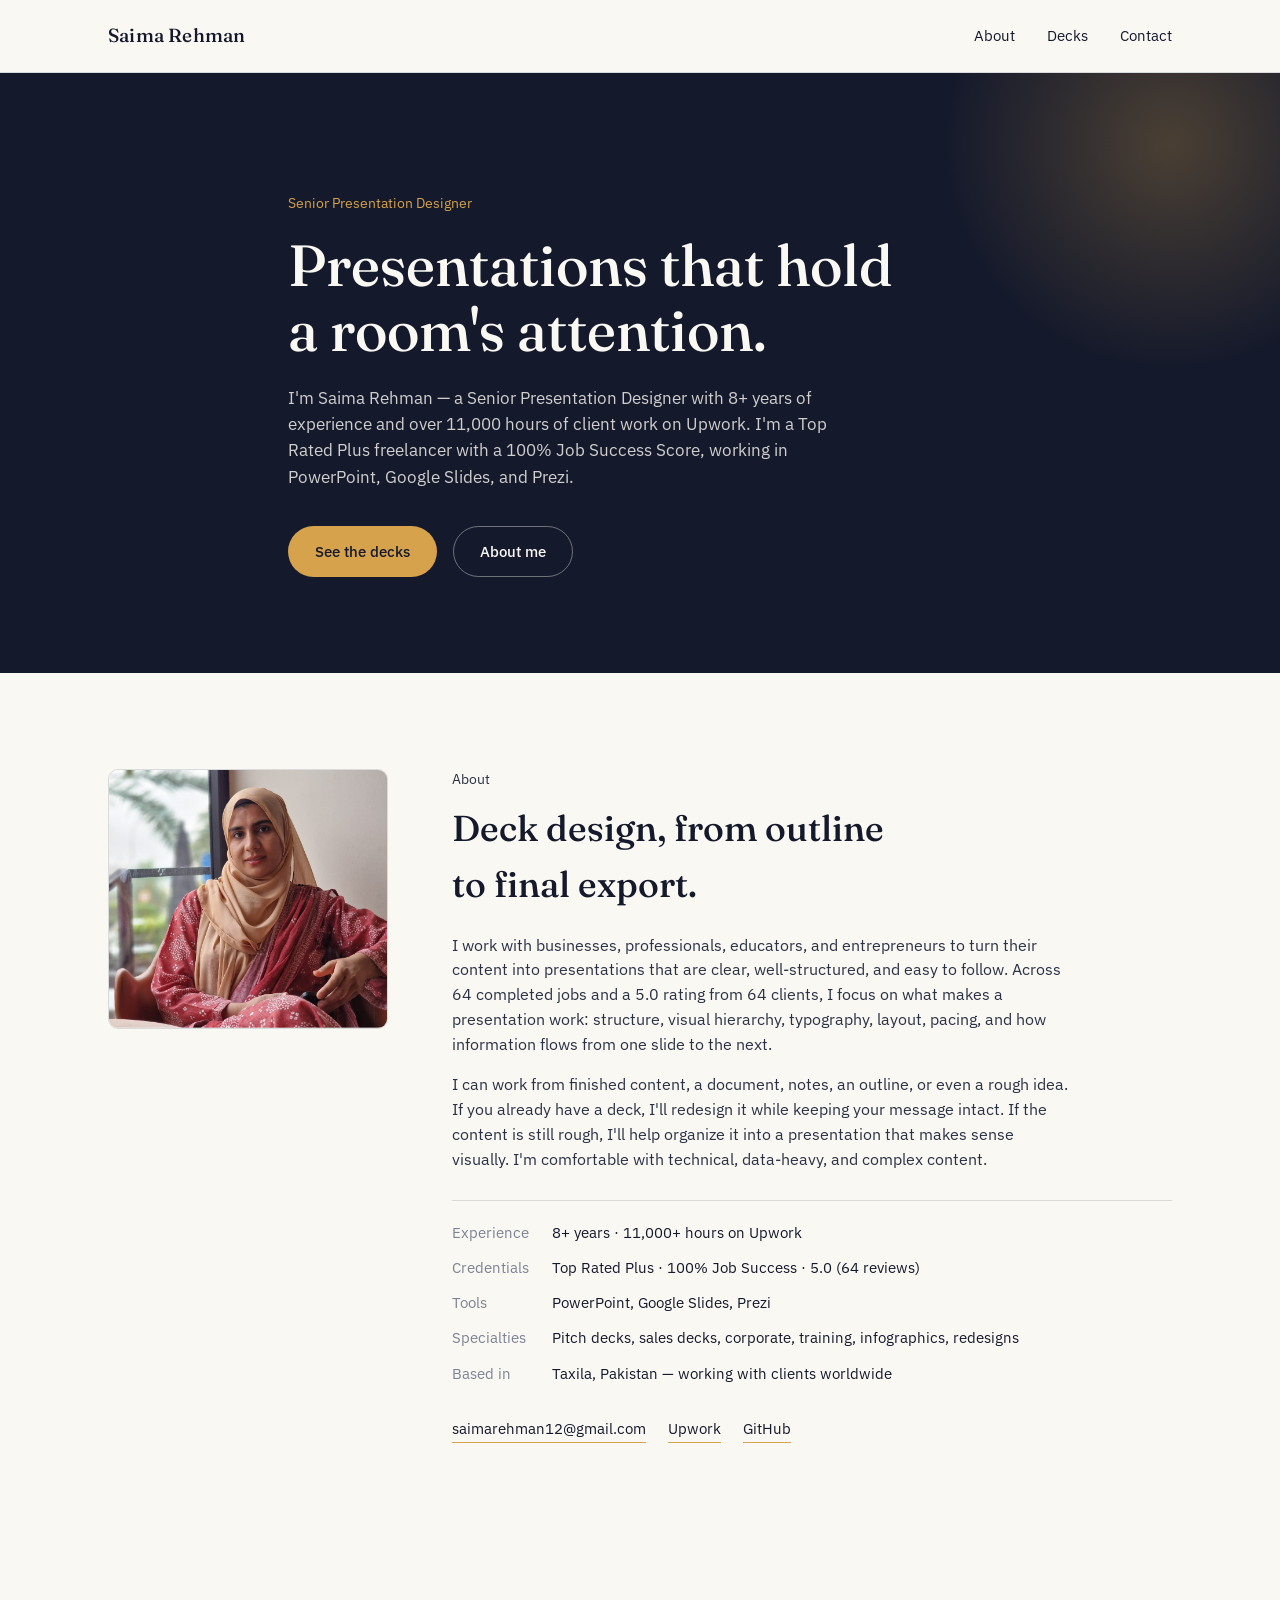
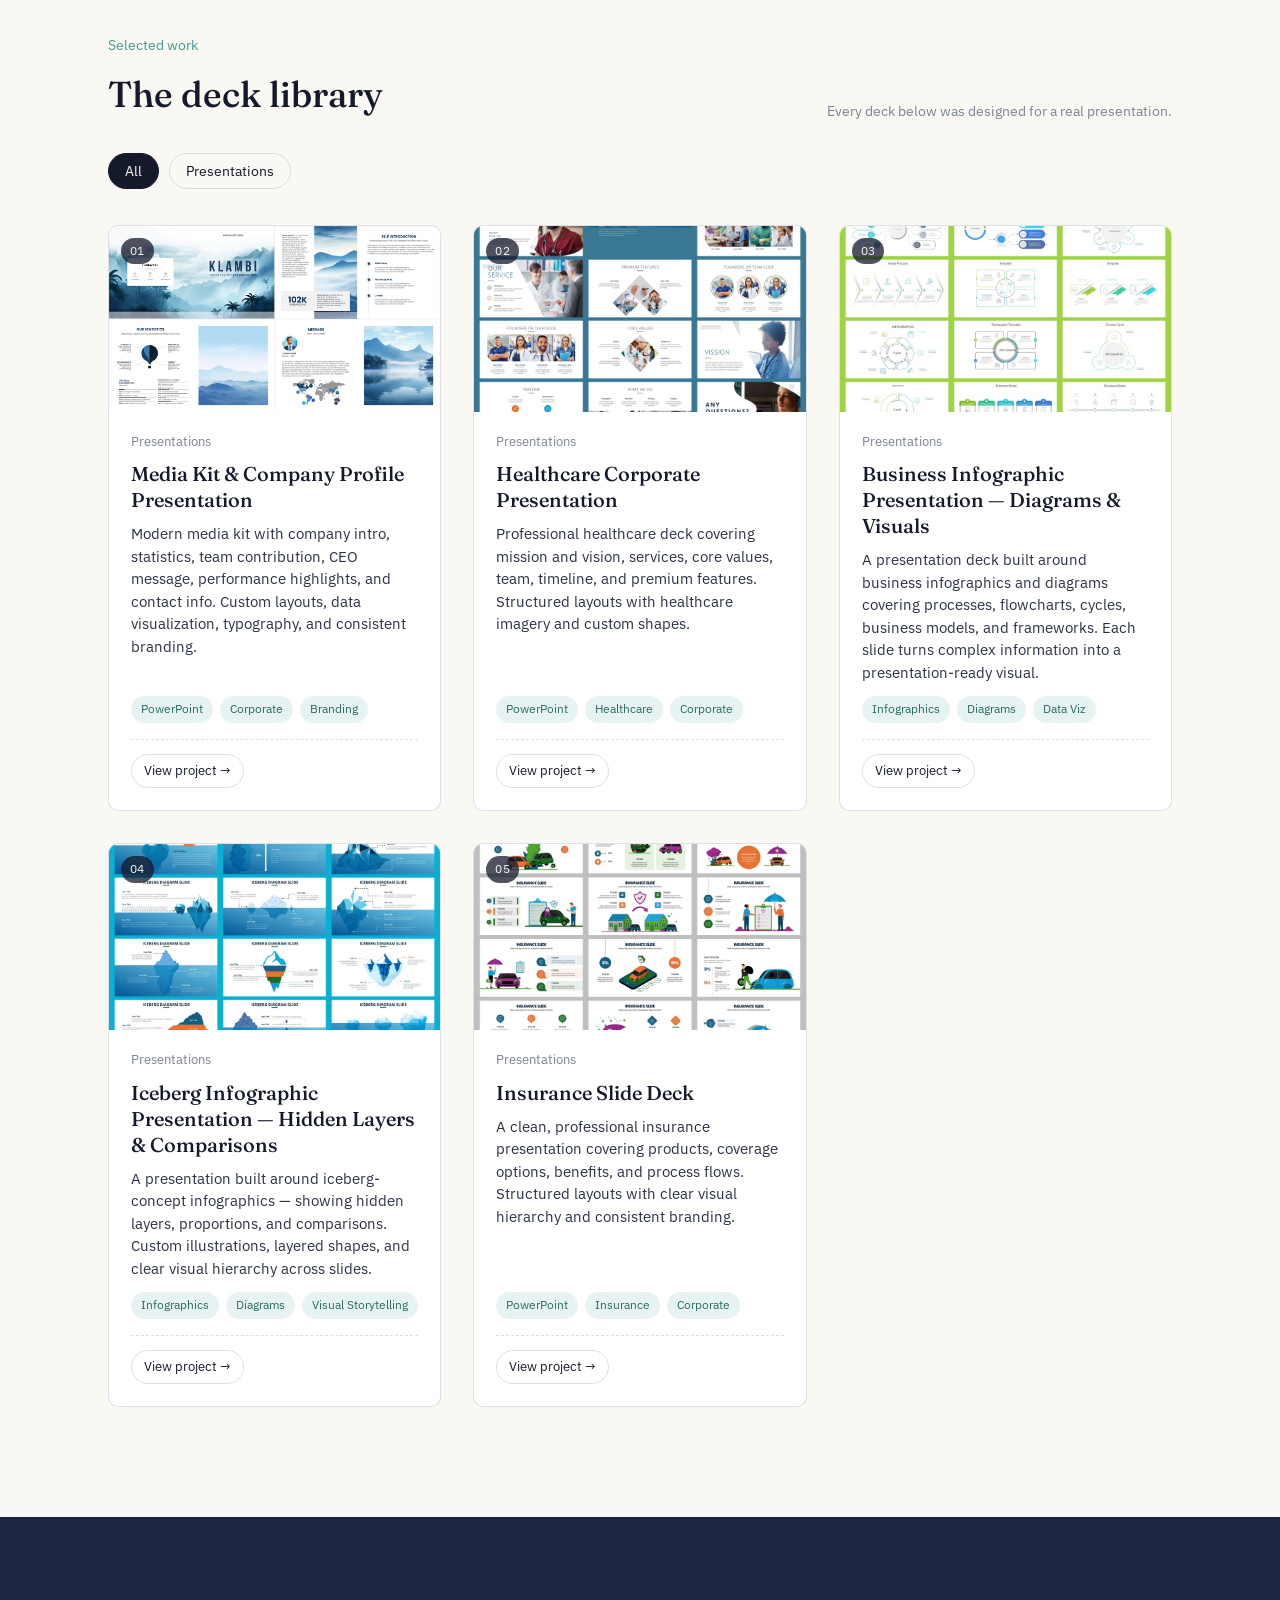
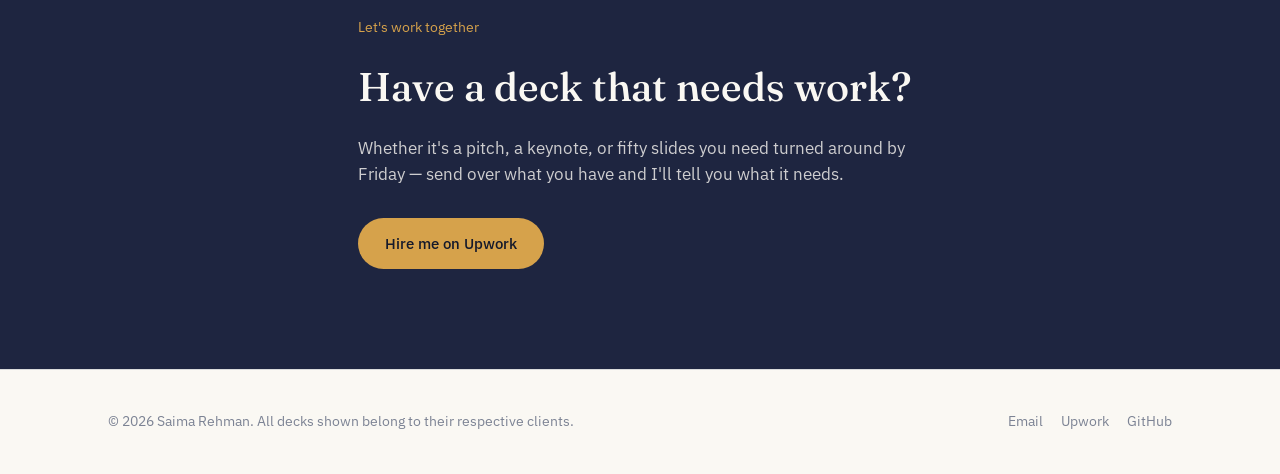
<file: index.html>
<!DOCTYPE html>
<html lang="en">
<head>
<meta charset="UTF-8">
<meta name="viewport" content="width=device-width, initial-scale=1.0">
<title>Saima Rehman — Senior Presentation Designer</title>
<meta name="description" content="Presentation design portfolio of Saima Rehman — Senior Presentation Designer. Top Rated Plus on Upwork. PowerPoint, Google Slides & Prezi.">

<link rel="preconnect" href="https://fonts.googleapis.com">
<link rel="preconnect" href="https://fonts.gstatic.com" crossorigin>
<link href="https://fonts.googleapis.com/css2?family=Fraunces:opsz,wght@9..144,400;9..144,500;9..144,600&family=IBM+Plex+Sans:wght@400;500;600&display=swap" rel="stylesheet">

<link rel="stylesheet" href="css/style.css">
</head>
<body>

<a class="skip-link" href="#main">Skip to content</a>

<header class="site-header">
  <div class="wrap header-inner">
    <a class="brand" href="#top">Saima Rehman</a>
    <nav class="site-nav" aria-label="Primary">
      <a href="#about">About</a>
      <a href="#library">Decks</a>
      <a href="#contact">Contact</a>
    </nav>
    <button class="nav-toggle" id="navToggle" aria-expanded="false" aria-controls="mobileNav" aria-label="Open menu">
      <span></span><span></span><span></span>
    </button>
  </div>
  <nav class="mobile-nav" id="mobileNav" aria-label="Mobile">
    <a href="#about">About</a>
    <a href="#library">Decks</a>
    <a href="#contact">Contact</a>
  </nav>
</header>

<main id="main">

  <!-- ============ HERO ============ -->
  <section class="hero" id="top">
    <div class="wrap hero-inner">
      <p class="hero-kicker">Senior Presentation Designer</p>
      <h1 class="hero-title">
        Presentations that hold<br> a room's attention.
      </h1>
      <p class="hero-sub">
        I'm Saima Rehman — a Senior Presentation Designer with 8+ years
        of experience and over 11,000 hours of client work on Upwork. I'm a
        Top Rated Plus freelancer with a 100% Job Success Score, working in
        PowerPoint, Google Slides, and Prezi.
      </p>
      <div class="hero-actions">
        <a class="btn btn-primary" href="#library">See the decks</a>
        <a class="btn btn-ghost" href="#about">About me</a>
      </div>
    </div>
  </section>

  <!-- ============ ABOUT ============ -->
  <section class="about" id="about">
    <div class="wrap about-inner">
      <div class="about-photo">
        <img src="img/profilepicture.jpeg" alt="Portrait of Saima Rehman">
      </div>
      <div class="about-content">
        <p class="section-kicker">About</p>
        <h2>Deck design, from outline to final export.</h2>
        <p>
          I work with businesses, professionals, educators, and entrepreneurs to
          turn their content into presentations that are clear, well-structured,
          and easy to follow. Across 64 completed jobs and a 5.0 rating from 64
          clients, I focus on what makes a presentation work: structure, visual
          hierarchy, typography, layout, pacing, and how information flows from
          one slide to the next.
        </p>
        <p>
          I can work from finished content, a document, notes, an outline, or even
          a rough idea. If you already have a deck, I'll redesign it while keeping
          your message intact. If the content is still rough, I'll help organize
          it into a presentation that makes sense visually. I'm comfortable with
          technical, data-heavy, and complex content.
        </p>

        <ul class="about-facts" aria-label="Areas of focus">
          <li><span>Experience</span>8+ years · 11,000+ hours on Upwork</li>
          <li><span>Credentials</span>Top Rated Plus · 100% Job Success · 5.0 (64 reviews)</li>
          <li><span>Tools</span>PowerPoint, Google Slides, Prezi</li>
          <li><span>Specialties</span>Pitch decks, sales decks, corporate, training, infographics, redesigns</li>
          <li><span>Based in</span>Taxila, Pakistan — working with clients worldwide</li>
        </ul>

        <div class="about-links">
          <a href="mailto:saimarehman12@gmail.com">saimarehman12@gmail.com</a>
          <a href="https://www.upwork.com/freelancers/~0137ab47fcd72670a3" target="_blank" rel="noopener">Upwork</a>
          <a href="https://github.com/saimarehmanbaloch" target="_blank" rel="noopener">GitHub</a>
        </div>
      </div>
    </div>
  </section>

  <!-- ============ DECK LIBRARY ============ -->
  <section class="library" id="library">
    <div class="wrap">
      <div class="library-head">
        <div>
          <p class="section-kicker">Selected work</p>
          <h2>The deck library</h2>
        </div>
        <p class="library-note">Every deck below was designed for a real presentation.</p>
      </div>

      <div class="filters" id="filters" role="group" aria-label="Filter by category"></div>

      <div class="deck-grid" id="deckGrid"></div>
    </div>
  </section>

  <!-- ============ CLOSING / CONTACT ============ -->
  <section class="closing" id="contact">
    <div class="wrap closing-inner">
      <p class="hero-kicker">Let's work together</p>
      <h2>Have a deck that needs work?</h2>
      <p class="closing-sub">
        Whether it's a pitch, a keynote, or fifty slides you need turned
        around by Friday — send over what you have and I'll tell you
        what it needs.
      </p>
      <a class="btn btn-primary" href="https://www.upwork.com/freelancers/~0137ab47fcd72670a3" target="_blank" rel="noopener">Hire me on Upwork</a>
    </div>
  </section>

</main>

<footer class="site-footer">
  <div class="wrap footer-inner">
    <p>&copy; <span id="year"></span> Saima Rehman. All decks shown belong to their respective clients.</p>
    <div class="footer-links">
      <a href="mailto:saimarehman12@gmail.com">Email</a>
      <a href="https://www.upwork.com/freelancers/~0137ab47fcd72670a3" target="_blank" rel="noopener">Upwork</a>
      <a href="https://github.com/saimarehmanbaloch" target="_blank" rel="noopener">GitHub</a>
    </div>
  </div>
</footer>

<script src="js/data.js"></script>
<script src="js/main.js"></script>
</body>
</html>
</file>
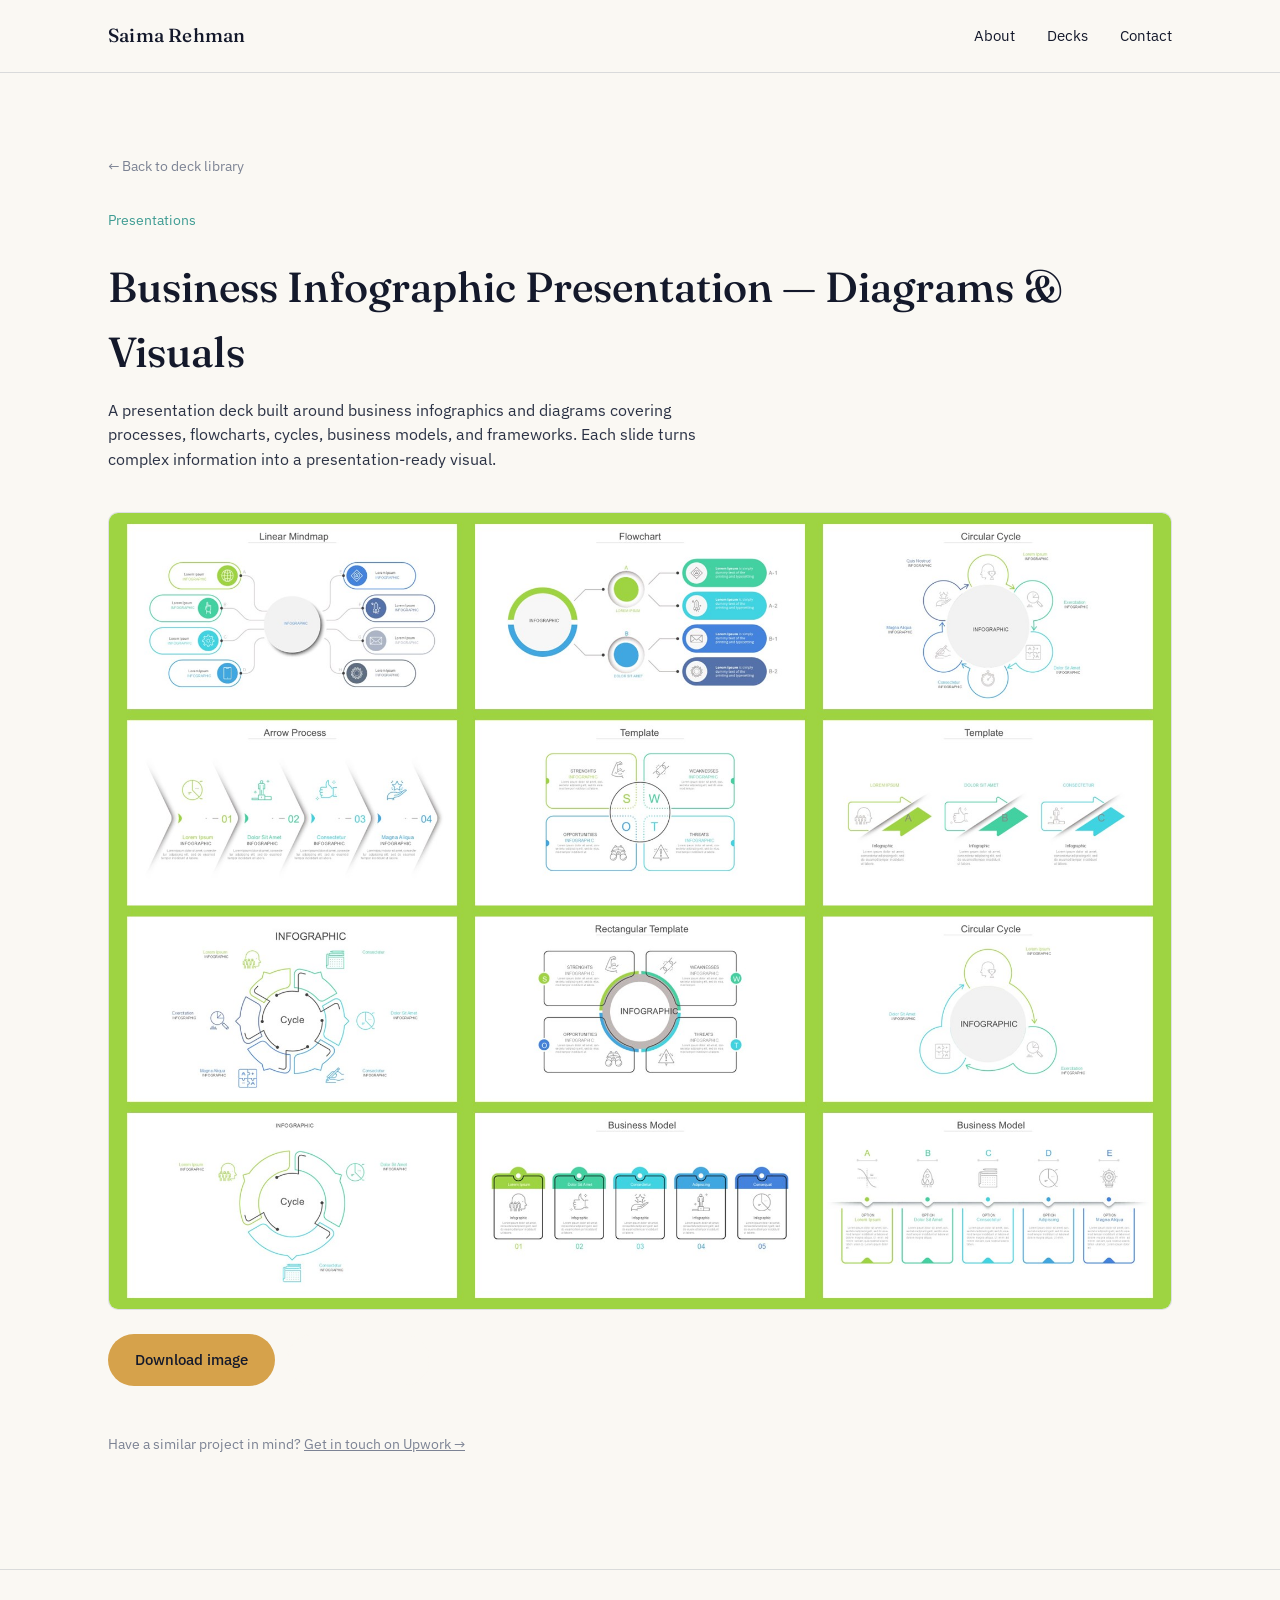
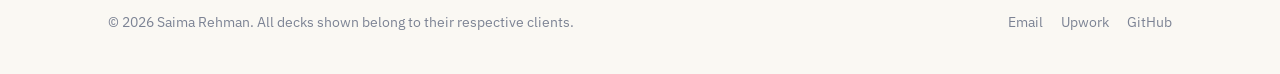
<file: decks/business-infographic.html>
<!DOCTYPE html>
<html lang="en">
<head>
<meta charset="UTF-8">
<meta name="viewport" content="width=device-width, initial-scale=1.0">
<title>Business Infographic Presentation — Saima Rehman</title>
<meta name="description" content="Business Infographic Presentation — Diagrams & Visuals by Saima Rehman.">

<link rel="preconnect" href="https://fonts.googleapis.com">
<link rel="preconnect" href="https://fonts.gstatic.com" crossorigin>
<link href="https://fonts.googleapis.com/css2?family=Fraunces:opsz,wght@9..144,400;9..144,500;9..144,600&family=IBM+Plex+Sans:wght@400;500;600&display=swap" rel="stylesheet">

<link rel="stylesheet" href="../css/style.css">

<style>
  .deck-page { padding: 80px 0 100px; }
  .deck-page-back {
    display: inline-block; font-size: 14px; color: var(--slate);
    text-decoration: none; margin-bottom: 32px;
  }
  .deck-page-back:hover { color: var(--ink); }
  .deck-page h1 {
    font-family: var(--serif); font-weight: 500;
    font-size: clamp(28px, 4vw, 42px); margin: 0 0 12px;
  }
  .deck-page .deck-page-cat {
    color: var(--teal); font-size: 14px; margin: 0 0 24px;
  }
  .deck-page .deck-page-desc {
    max-width: 62ch; color: #2b3245; margin: 0 0 40px;
  }
  .deck-page-image {
    border: 1px solid var(--line); border-radius: var(--radius);
    overflow: hidden; background: #fff; margin-bottom: 24px;
  }
  .deck-page-image img { width: 100%; display: block; }
  .deck-page-actions { display: flex; gap: 12px; flex-wrap: wrap; margin-bottom: 48px; }
  .deck-page-note { color: var(--slate); font-size: 14px; }
</style>
</head>
<body>

<header class="site-header">
  <div class="wrap header-inner">
    <a class="brand" href="../index.html">Saima Rehman</a>
    <nav class="site-nav" aria-label="Primary">
      <a href="../index.html#about">About</a>
      <a href="../index.html#library">Decks</a>
      <a href="../index.html#contact">Contact</a>
    </nav>
  </div>
</header>

<main id="main" class="deck-page">
  <div class="wrap">

    <a class="deck-page-back" href="../index.html#library">← Back to deck library</a>

    <p class="deck-page-cat">Presentations</p>
    <h1>Business Infographic Presentation — Diagrams &amp; Visuals</h1>
    <p class="deck-page-desc">
      A presentation deck built around business infographics and diagrams
      covering processes, flowcharts, cycles, business models, and frameworks.
      Each slide turns complex information into a presentation-ready visual.
    </p>

    <div class="deck-page-image">
      <img src="../img/thumbnail/Business%20Infographic%20%26%20Diagram%20Presentation%20Design.jpeg"
           alt="Business Infographic Presentation preview">
    </div>

    <div class="deck-page-actions">
      <a class="btn btn-primary"
         href="../img/thumbnail/Business%20Infographic%20%26%20Diagram%20Presentation%20Design.jpeg"
         download>Download image</a>
      <a class="btn btn-ghost"
         href="../img/thumbnail/Business%20Infographic%20%26%20Diagram%20Presentation%20Design.jpeg"
         target="_blank" rel="noopener">View full size</a>
    </div>

    <p class="deck-page-note">
      Have a similar project in mind?
      <a href="https://www.upwork.com/freelancers/~0137ab47fcd72670a3"
         target="_blank" rel="noopener">Get in touch on Upwork →</a>
    </p>

  </div>
</main>

<footer class="site-footer">
  <div class="wrap footer-inner">
    <p>&copy; 2026 Saima Rehman. All decks shown belong to their respective clients.</p>
    <div class="footer-links">
      <a href="mailto:saimarehman12@gmail.com">Email</a>
      <a href="https://www.upwork.com/freelancers/~0137ab47fcd72670a3" target="_blank" rel="noopener">Upwork</a>
      <a href="https://github.com/saimarehmanbaloch" target="_blank" rel="noopener">GitHub</a>
    </div>
  </div>
</footer>

</body>
</html>
</file>
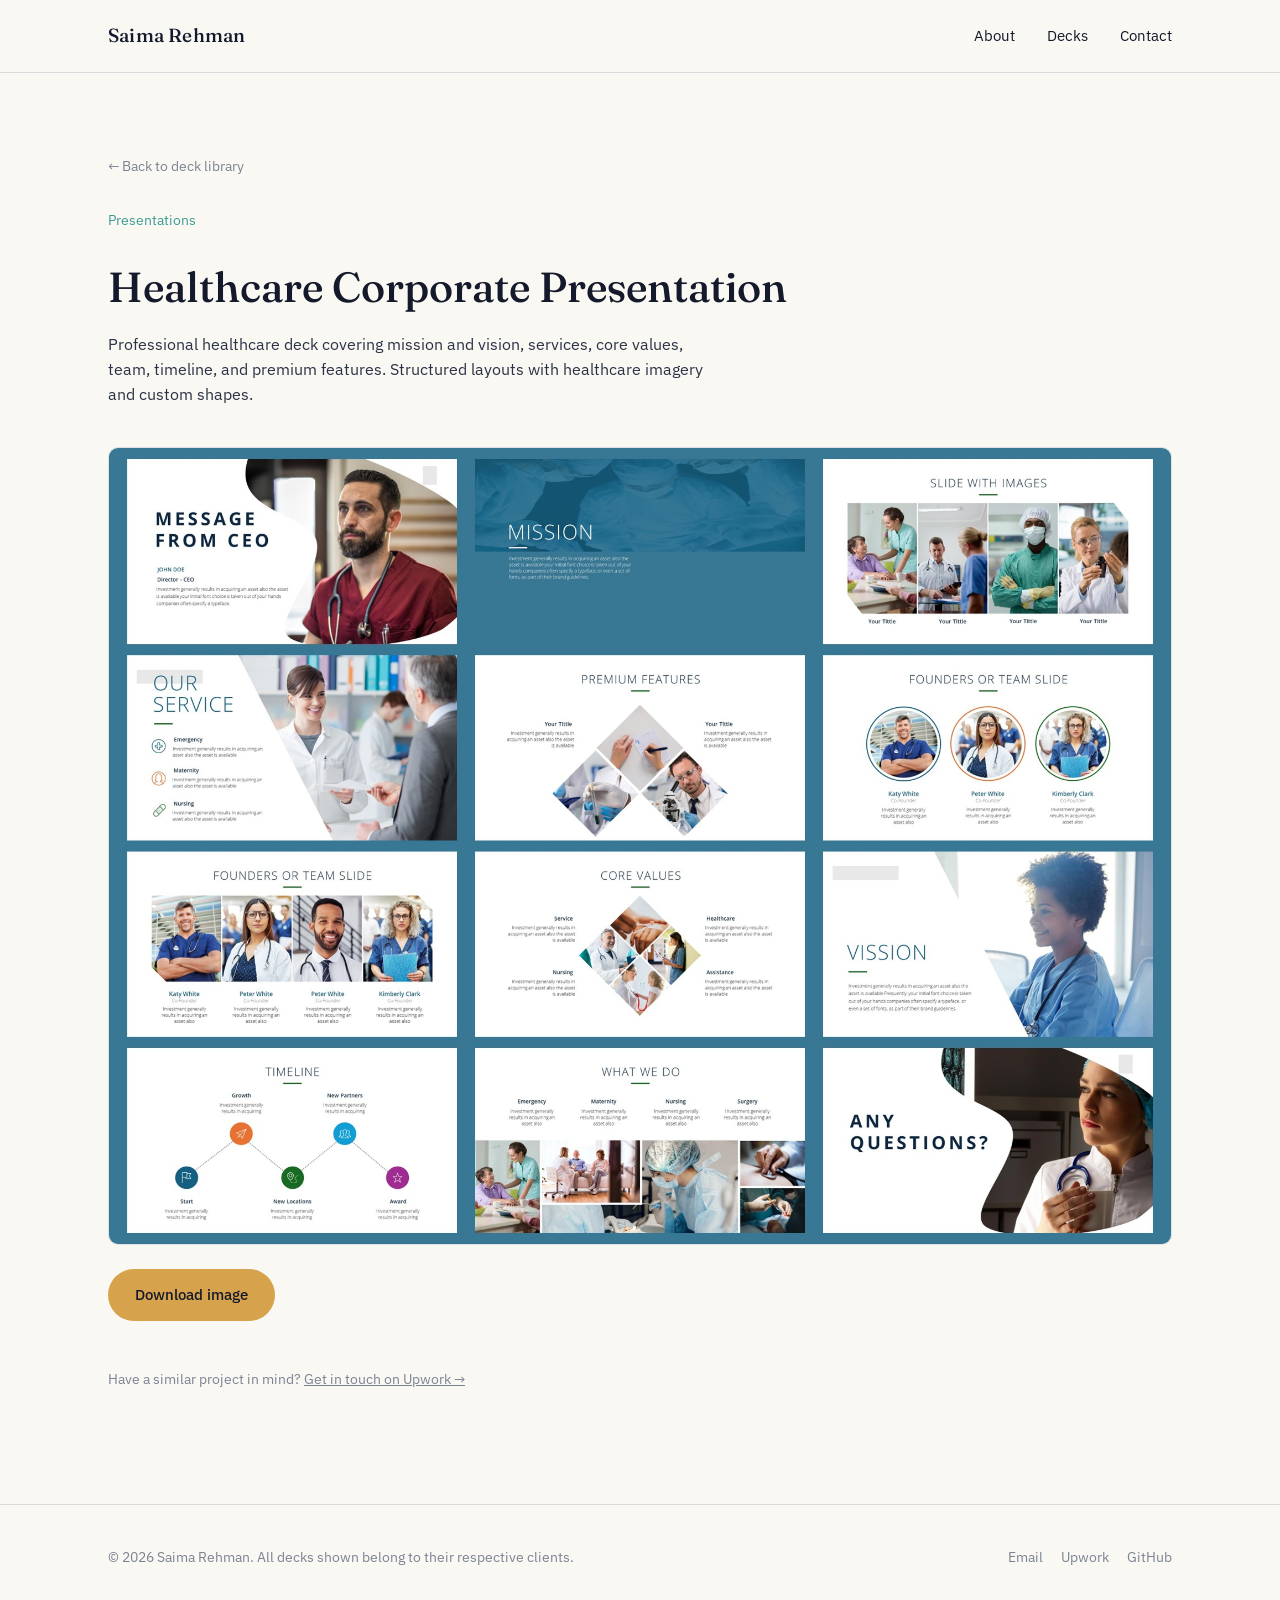
<file: decks/healthcare.html>
<!DOCTYPE html>
<html lang="en">
<head>
<meta charset="UTF-8">
<meta name="viewport" content="width=device-width, initial-scale=1.0">
<title>Healthcare Corporate Presentation — Saima Rehman</title>
<meta name="description" content="Healthcare Corporate Presentation by Saima Rehman.">

<link rel="preconnect" href="https://fonts.googleapis.com">
<link rel="preconnect" href="https://fonts.gstatic.com" crossorigin>
<link href="https://fonts.googleapis.com/css2?family=Fraunces:opsz,wght@9..144,400;9..144,500;9..144,600&family=IBM+Plex+Sans:wght@400;500;600&display=swap" rel="stylesheet">

<link rel="stylesheet" href="../css/style.css">

<style>
  .deck-page { padding: 80px 0 100px; }
  .deck-page-back {
    display: inline-block; font-size: 14px; color: var(--slate);
    text-decoration: none; margin-bottom: 32px;
  }
  .deck-page-back:hover { color: var(--ink); }
  .deck-page h1 {
    font-family: var(--serif); font-weight: 500;
    font-size: clamp(28px, 4vw, 42px); margin: 0 0 12px;
  }
  .deck-page .deck-page-cat {
    color: var(--teal); font-size: 14px; margin: 0 0 24px;
  }
  .deck-page .deck-page-desc {
    max-width: 62ch; color: #2b3245; margin: 0 0 40px;
  }
  .deck-page-image {
    border: 1px solid var(--line); border-radius: var(--radius);
    overflow: hidden; background: #fff; margin-bottom: 24px;
  }
  .deck-page-image img { width: 100%; display: block; }
  .deck-page-actions { display: flex; gap: 12px; flex-wrap: wrap; margin-bottom: 48px; }
  .deck-page-note { color: var(--slate); font-size: 14px; }
</style>
</head>
<body>

<header class="site-header">
  <div class="wrap header-inner">
    <a class="brand" href="../index.html">Saima Rehman</a>
    <nav class="site-nav" aria-label="Primary">
      <a href="../index.html#about">About</a>
      <a href="../index.html#library">Decks</a>
      <a href="../index.html#contact">Contact</a>
    </nav>
  </div>
</header>

<main id="main" class="deck-page">
  <div class="wrap">

    <a class="deck-page-back" href="../index.html#library">← Back to deck library</a>

    <p class="deck-page-cat">Presentations</p>
    <h1>Healthcare Corporate Presentation</h1>
    <p class="deck-page-desc">
      Professional healthcare deck covering mission and vision, services,
      core values, team, timeline, and premium features. Structured layouts
      with healthcare imagery and custom shapes.
    </p>

    <div class="deck-page-image">
      <img src="	../img/thumbnail/Healthcare%20Corporate%20Presentation%20Design%20%26%20Visual%20Storytelling.jpeg"
           alt="Healthcare Corporate Presentation preview">
    </div>

    <div class="deck-page-actions">
      <a class="btn btn-primary"
         href="	../img/thumbnail/Healthcare%20Corporate%20Presentation%20Design%20%26%20Visual%20Storytelling.jpeg"
         download>Download image</a>
      <a class="btn btn-ghost"
         href="	../img/thumbnail/Healthcare%20Corporate%20Presentation%20Design%20%26%20Visual%20Storytelling.jpeg"
         target="_blank" rel="noopener">View full size</a>
    </div>

    <p class="deck-page-note">
      Have a similar project in mind?
      <a href="https://www.upwork.com/freelancers/~0137ab47fcd72670a3"
         target="_blank" rel="noopener">Get in touch on Upwork →</a>
    </p>

  </div>
</main>

<footer class="site-footer">
  <div class="wrap footer-inner">
    <p>&copy; 2026 Saima Rehman. All decks shown belong to their respective clients.</p>
    <div class="footer-links">
      <a href="mailto:saimarehman12@gmail.com">Email</a>
      <a href="https://www.upwork.com/freelancers/~0137ab47fcd72670a3" target="_blank" rel="noopener">Upwork</a>
      <a href="https://github.com/saimarehmanbaloch" target="_blank" rel="noopener">GitHub</a>
    </div>
  </div>
</footer>

</body>
</html>
</file>
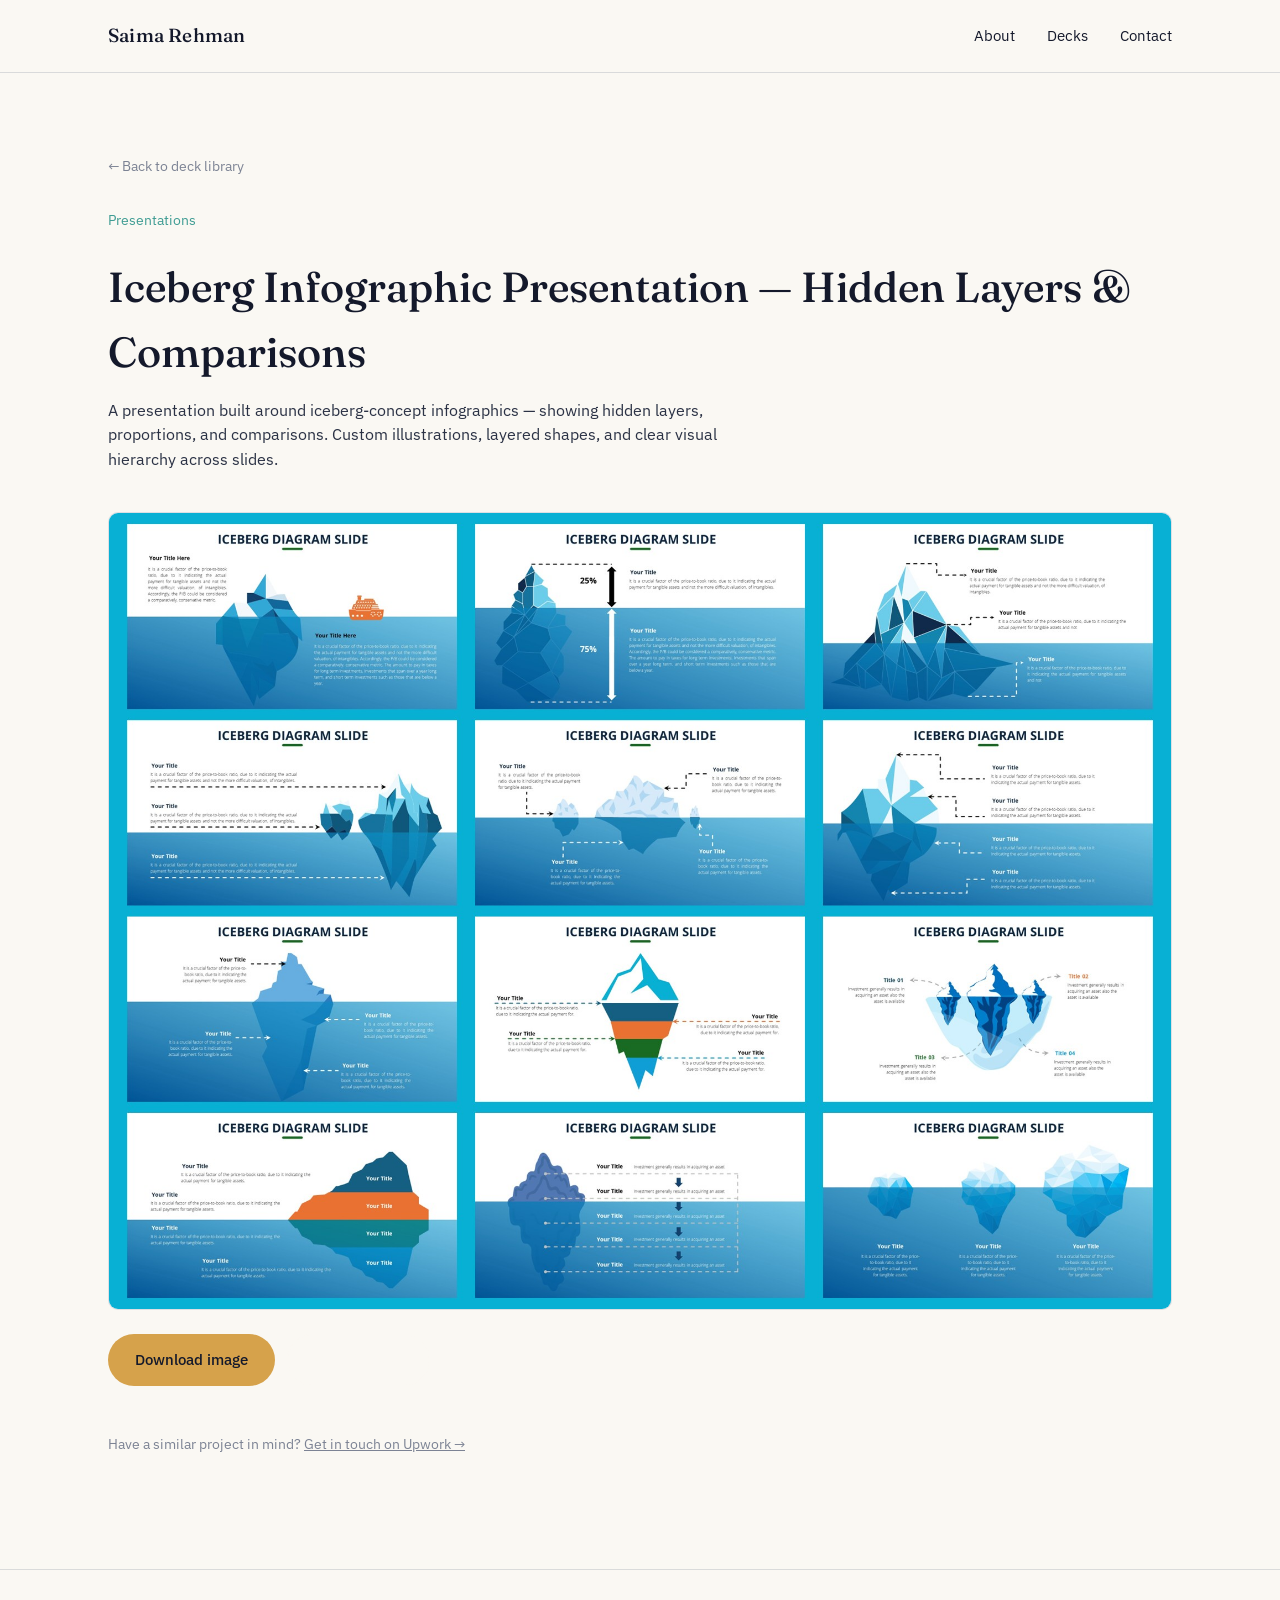
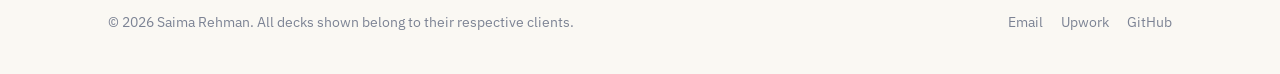
<file: decks/iceberg.html>
<!DOCTYPE html>
<html lang="en">
<head>
<meta charset="UTF-8">
<meta name="viewport" content="width=device-width, initial-scale=1.0">
<title>Iceberg Infographic Presentation — Saima Rehman</title>
<meta name="description" content="Iceberg Infographic Presentation — Hidden Layers & Comparisons by Saima Rehman.">

<link rel="preconnect" href="https://fonts.googleapis.com">
<link rel="preconnect" href="https://fonts.gstatic.com" crossorigin>
<link href="https://fonts.googleapis.com/css2?family=Fraunces:opsz,wght@9..144,400;9..144,500;9..144,600&family=IBM+Plex+Sans:wght@400;500;600&display=swap" rel="stylesheet">

<link rel="stylesheet" href="../css/style.css">

<style>
  .deck-page { padding: 80px 0 100px; }
  .deck-page-back {
    display: inline-block; font-size: 14px; color: var(--slate);
    text-decoration: none; margin-bottom: 32px;
  }
  .deck-page-back:hover { color: var(--ink); }
  .deck-page h1 {
    font-family: var(--serif); font-weight: 500;
    font-size: clamp(28px, 4vw, 42px); margin: 0 0 12px;
  }
  .deck-page .deck-page-cat {
    color: var(--teal); font-size: 14px; margin: 0 0 24px;
  }
  .deck-page .deck-page-desc {
    max-width: 62ch; color: #2b3245; margin: 0 0 40px;
  }
  .deck-page-image {
    border: 1px solid var(--line); border-radius: var(--radius);
    overflow: hidden; background: #fff; margin-bottom: 24px;
  }
  .deck-page-image img { width: 100%; display: block; }
  .deck-page-actions { display: flex; gap: 12px; flex-wrap: wrap; margin-bottom: 48px; }
  .deck-page-note { color: var(--slate); font-size: 14px; }
</style>
</head>
<body>

<header class="site-header">
  <div class="wrap header-inner">
    <a class="brand" href="../index.html">Saima Rehman</a>
    <nav class="site-nav" aria-label="Primary">
      <a href="../index.html#about">About</a>
      <a href="../index.html#library">Decks</a>
      <a href="../index.html#contact">Contact</a>
    </nav>
  </div>
</header>

<main id="main" class="deck-page">
  <div class="wrap">

    <a class="deck-page-back" href="../index.html#library">← Back to deck library</a>

    <p class="deck-page-cat">Presentations</p>
    <h1>Iceberg Infographic Presentation — Hidden Layers &amp; Comparisons</h1>
    <p class="deck-page-desc">
      A presentation built around iceberg-concept infographics — showing hidden
      layers, proportions, and comparisons. Custom illustrations, layered
      shapes, and clear visual hierarchy across slides.
    </p>

    <div class="deck-page-image">
      <img src="../img/thumbnail/Iceberg%20Infographic%20%26%20Diagram%20Presentation%20Design.jpeg"
           alt="Iceberg Infographic Presentation preview">
    </div>

    <div class="deck-page-actions">
      <a class="btn btn-primary"
         href="../img/thumbnail/Iceberg%20Infographic%20%26%20Diagram%20Presentation%20Design.jpeg"
         download>Download image</a>
      <a class="btn btn-ghost"
         href="../img/thumbnail/Iceberg%20Infographic%20%26%20Diagram%20Presentation%20Design.jpeg"
         target="_blank" rel="noopener">View full size</a>
    </div>

    <p class="deck-page-note">
      Have a similar project in mind?
      <a href="https://www.upwork.com/freelancers/~0137ab47fcd72670a3"
         target="_blank" rel="noopener">Get in touch on Upwork →</a>
    </p>

  </div>
</main>

<footer class="site-footer">
  <div class="wrap footer-inner">
    <p>&copy; 2026 Saima Rehman. All decks shown belong to their respective clients.</p>
    <div class="footer-links">
      <a href="mailto:saimarehman12@gmail.com">Email</a>
      <a href="https://www.upwork.com/freelancers/~0137ab47fcd72670a3" target="_blank" rel="noopener">Upwork</a>
      <a href="https://github.com/saimarehmanbaloch" target="_blank" rel="noopener">GitHub</a>
    </div>
  </div>
</footer>

</body>
</html>
</file>
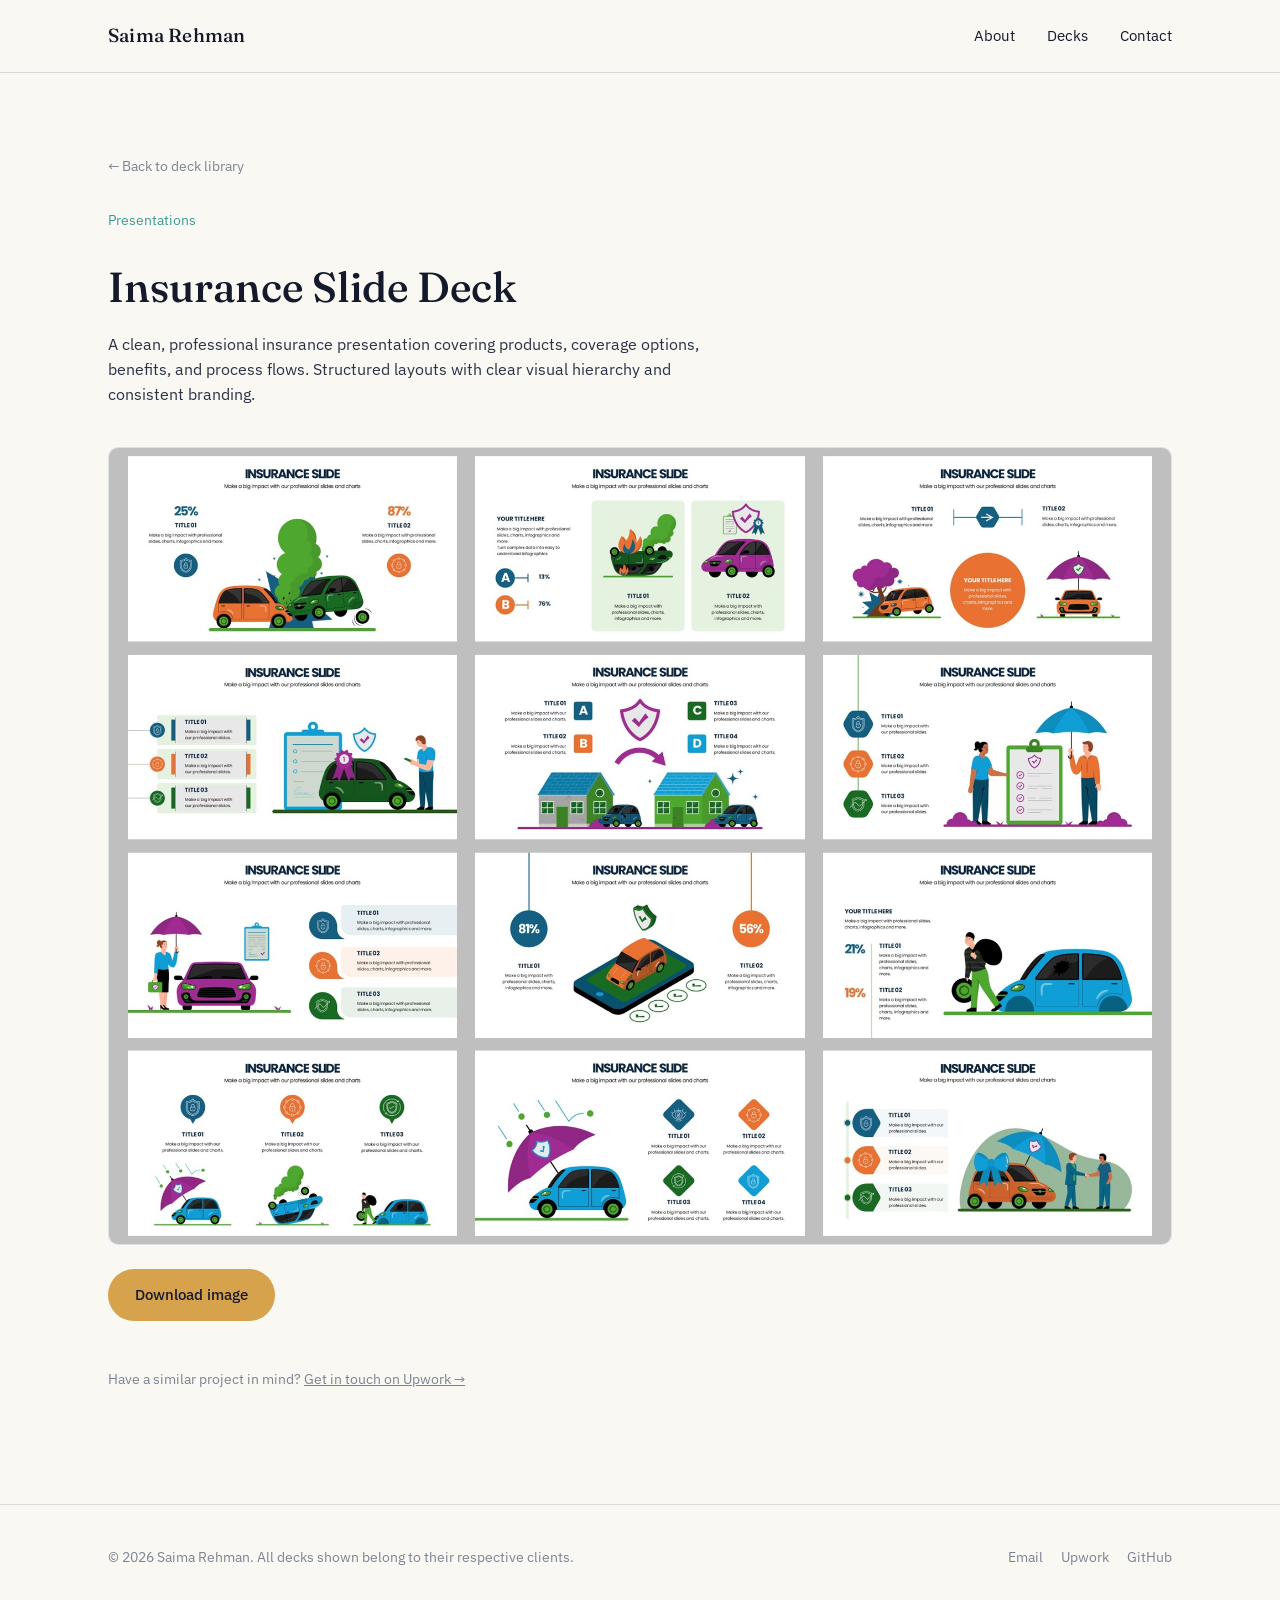
<file: decks/insurance.html>
<!DOCTYPE html>
<html lang="en">
<head>
<meta charset="UTF-8">
<meta name="viewport" content="width=device-width, initial-scale=1.0">
<title>Insurance Slide Deck — Saima Rehman</title>
<meta name="description" content="Insurance Slide Deck by Saima Rehman.">

<link rel="preconnect" href="https://fonts.googleapis.com">
<link rel="preconnect" href="https://fonts.gstatic.com" crossorigin>
<link href="https://fonts.googleapis.com/css2?family=Fraunces:opsz,wght@9..144,400;9..144,500;9..144,600&family=IBM+Plex+Sans:wght@400;500;600&display=swap" rel="stylesheet">

<link rel="stylesheet" href="../css/style.css">

<style>
  .deck-page { padding: 80px 0 100px; }
  .deck-page-back {
    display: inline-block; font-size: 14px; color: var(--slate);
    text-decoration: none; margin-bottom: 32px;
  }
  .deck-page-back:hover { color: var(--ink); }
  .deck-page h1 {
    font-family: var(--serif); font-weight: 500;
    font-size: clamp(28px, 4vw, 42px); margin: 0 0 12px;
  }
  .deck-page .deck-page-cat {
    color: var(--teal); font-size: 14px; margin: 0 0 24px;
  }
  .deck-page .deck-page-desc {
    max-width: 62ch; color: #2b3245; margin: 0 0 40px;
  }
  .deck-page-image {
    border: 1px solid var(--line); border-radius: var(--radius);
    overflow: hidden; background: #fff; margin-bottom: 24px;
  }
  .deck-page-image img { width: 100%; display: block; }
  .deck-page-actions { display: flex; gap: 12px; flex-wrap: wrap; margin-bottom: 48px; }
  .deck-page-note { color: var(--slate); font-size: 14px; }
</style>
</head>
<body>

<header class="site-header">
  <div class="wrap header-inner">
    <a class="brand" href="../index.html">Saima Rehman</a>
    <nav class="site-nav" aria-label="Primary">
      <a href="../index.html#about">About</a>
      <a href="../index.html#library">Decks</a>
      <a href="../index.html#contact">Contact</a>
    </nav>
  </div>
</header>

<main id="main" class="deck-page">
  <div class="wrap">

    <a class="deck-page-back" href="../index.html#library">← Back to deck library</a>

    <p class="deck-page-cat">Presentations</p>
    <h1>Insurance Slide Deck</h1>
    <p class="deck-page-desc">
      A clean, professional insurance presentation covering products, coverage
      options, benefits, and process flows. Structured layouts with clear
      visual hierarchy and consistent branding.
    </p>

    <div class="deck-page-image">
      <img src="../img/thumbnail/Insurance%20Slide%20Deck.jpeg"
           alt="Insurance Slide Deck preview">
    </div>

    <div class="deck-page-actions">
      <a class="btn btn-primary"
         href="../img/thumbnail/Insurance%20Slide%20Deck.jpeg"
         download>Download image</a>
      <a class="btn btn-ghost"
         href="../img/thumbnail/Insurance%20Slide%20Deck.jpeg"
         target="_blank" rel="noopener">View full size</a>
    </div>

    <p class="deck-page-note">
      Have a similar project in mind?
      <a href="https://www.upwork.com/freelancers/~0137ab47fcd72670a3"
         target="_blank" rel="noopener">Get in touch on Upwork →</a>
    </p>

  </div>
</main>

<footer class="site-footer">
  <div class="wrap footer-inner">
    <p>&copy; 2026 Saima Rehman. All decks shown belong to their respective clients.</p>
    <div class="footer-links">
      <a href="mailto:saimarehman12@gmail.com">Email</a>
      <a href="https://www.upwork.com/freelancers/~0137ab47fcd72670a3" target="_blank" rel="noopener">Upwork</a>
      <a href="https://github.com/saimarehmanbaloch" target="_blank" rel="noopener">GitHub</a>
    </div>
  </div>
</footer>

</body>
</html>
</file>
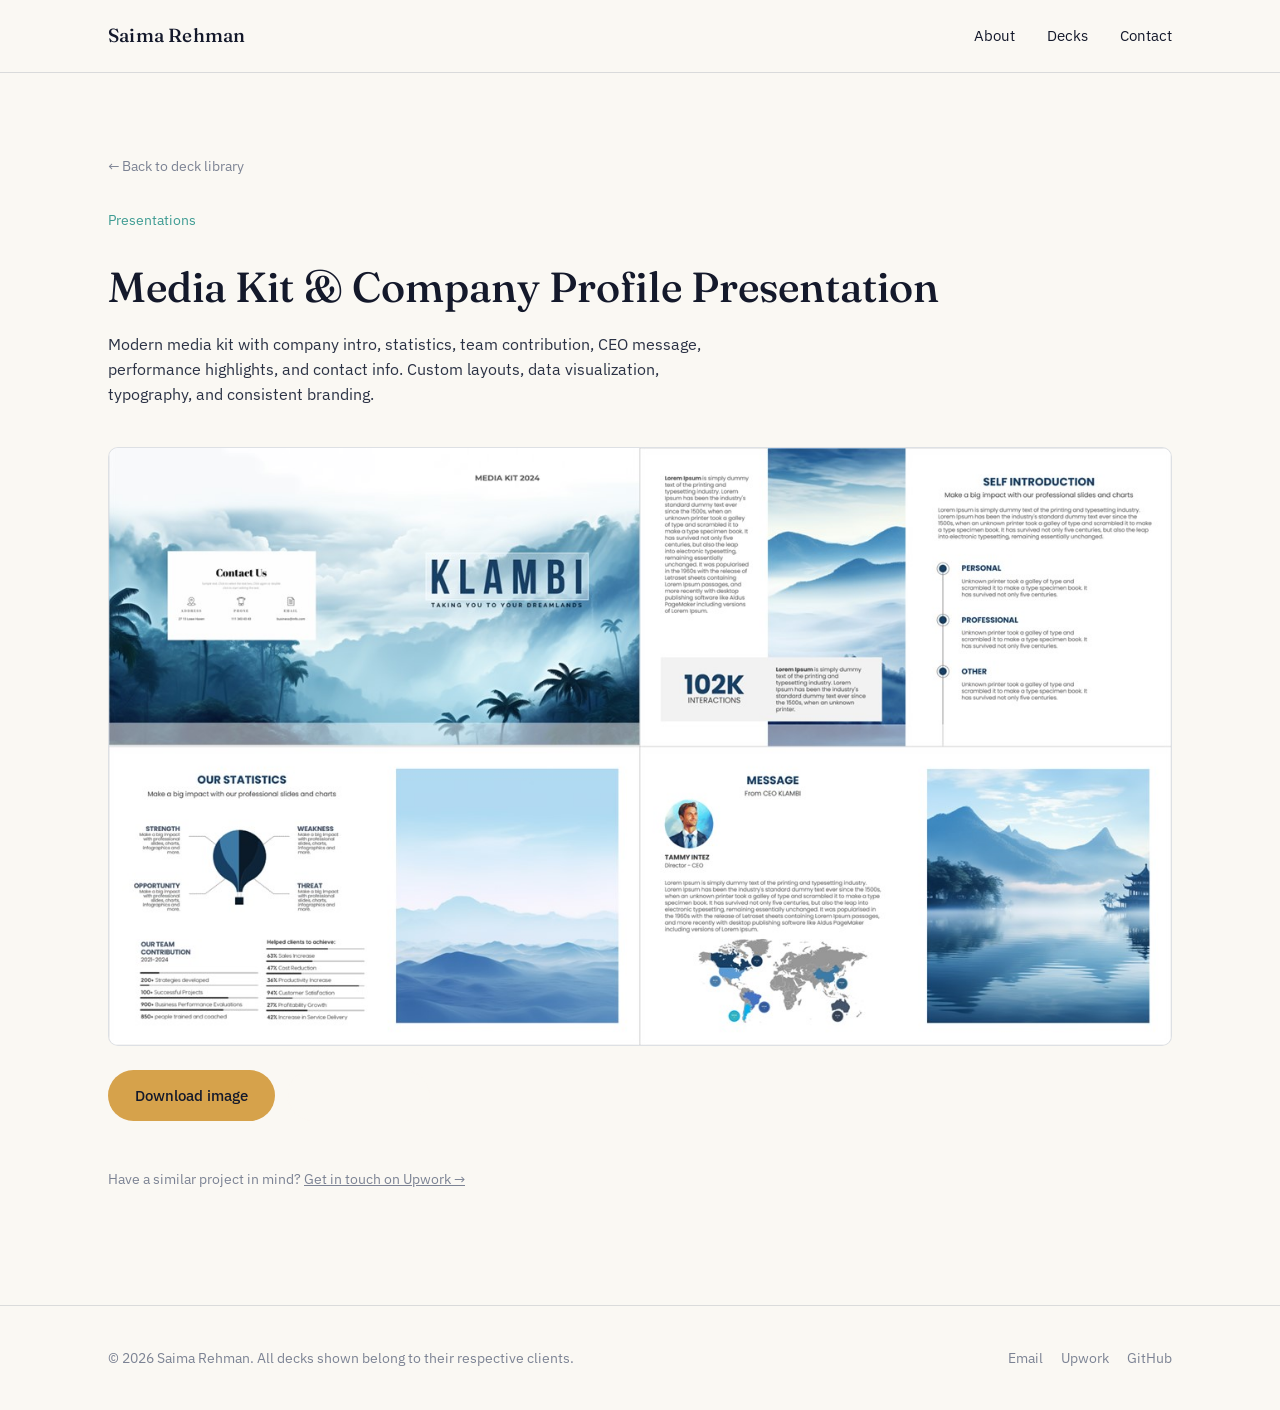
<file: decks/media-kit.html>
<!DOCTYPE html>
<html lang="en">
<head>
<meta charset="UTF-8">
<meta name="viewport" content="width=device-width, initial-scale=1.0">
<title>Media Kit Presentation — Saima Rehman</title>
<meta name="description" content="Media Kit & Company Profile Presentation by Saima Rehman.">

<link rel="preconnect" href="https://fonts.googleapis.com">
<link rel="preconnect" href="https://fonts.gstatic.com" crossorigin>
<link href="https://fonts.googleapis.com/css2?family=Fraunces:opsz,wght@9..144,400;9..144,500;9..144,600&family=IBM+Plex+Sans:wght@400;500;600&display=swap" rel="stylesheet">

<link rel="stylesheet" href="../css/style.css">

<style>
  .deck-page { padding: 80px 0 100px; }
  .deck-page-back {
    display: inline-block; font-size: 14px; color: var(--slate);
    text-decoration: none; margin-bottom: 32px;
  }
  .deck-page-back:hover { color: var(--ink); }
  .deck-page h1 {
    font-family: var(--serif); font-weight: 500;
    font-size: clamp(28px, 4vw, 42px); margin: 0 0 12px;
  }
  .deck-page .deck-page-cat {
    color: var(--teal); font-size: 14px; margin: 0 0 24px;
  }
  .deck-page .deck-page-desc {
    max-width: 62ch; color: #2b3245; margin: 0 0 40px;
  }
  .deck-page-image {
    border: 1px solid var(--line); border-radius: var(--radius);
    overflow: hidden; background: #fff; margin-bottom: 24px;
  }
  .deck-page-image img { width: 100%; display: block; }
  .deck-page-actions { display: flex; gap: 12px; flex-wrap: wrap; margin-bottom: 48px; }
  .deck-page-note { color: var(--slate); font-size: 14px; }
</style>
</head>
<body>

<header class="site-header">
  <div class="wrap header-inner">
    <a class="brand" href="../index.html">Saima Rehman</a>
    <nav class="site-nav" aria-label="Primary">
      <a href="../index.html#about">About</a>
      <a href="../index.html#library">Decks</a>
      <a href="../index.html#contact">Contact</a>
    </nav>
  </div>
</header>

<main id="main" class="deck-page">
  <div class="wrap">

    <a class="deck-page-back" href="../index.html#library">← Back to deck library</a>

    <p class="deck-page-cat">Presentations</p>
    <h1>Media Kit &amp; Company Profile Presentation</h1>
    <p class="deck-page-desc">
      Modern media kit with company intro, statistics, team contribution,
      CEO message, performance highlights, and contact info. Custom layouts,
      data visualization, typography, and consistent branding.
    </p>

    <div class="deck-page-image">
      <img src="../img/thumbnail/Media%20Kit%20%26%20Company%20Profile%20Presentation%20Design.jpeg"
           alt="Media Kit & Company Profile Presentation preview">
    </div>

    <div class="deck-page-actions">
      <a class="btn btn-primary"
         href="../img/thumbnail/Media%20Kit%20%26%20Company%20Profile%20Presentation%20Design.jpeg"
         download>Download image</a>
      <a class="btn btn-ghost"
         href="../img/thumbnail/Media%20Kit%20%26%20Company%20Profile%20Presentation%20Design.jpeg"
         target="_blank" rel="noopener">View full size</a>
    </div>

    <p class="deck-page-note">
      Have a similar project in mind?
      <a href="https://www.upwork.com/freelancers/~0137ab47fcd72670a3"
         target="_blank" rel="noopener">Get in touch on Upwork →</a>
    </p>

  </div>
</main>

<footer class="site-footer">
  <div class="wrap footer-inner">
    <p>&copy; 2026 Saima Rehman. All decks shown belong to their respective clients.</p>
    <div class="footer-links">
      <a href="mailto:saimarehman12@gmail.com">Email</a>
      <a href="https://www.upwork.com/freelancers/~0137ab47fcd72670a3" target="_blank" rel="noopener">Upwork</a>
      <a href="https://github.com/saimarehmanbaloch" target="_blank" rel="noopener">GitHub</a>
    </div>
  </div>
</footer>

</body>
</html>
</file>
<file: css/style.css>
/* ==========================================================================
   TOKENS
   ========================================================================== */
:root{
  --ink:        #14192B; /* primary dark surface / text on paper */
  --ink-soft:   #1E2540; /* secondary dark surface */
  --paper:      #FAF8F3; /* light surface */
  --gold:       #D6A24B; /* primary accent — spotlight */
  --teal:       #3F9C93; /* secondary accent — highlight */
  --slate:      #7C8394; /* muted text */
  --line:       rgba(122,131,148,0.25);

  --serif: "Fraunces", Georgia, serif;
  --sans:  "IBM Plex Sans", Helvetica, Arial, sans-serif;

  --wrap: 1120px;
  --radius: 10px;
}

@media (prefers-reduced-motion: reduce){
  *{ animation-duration: 0.001ms !important; animation-iteration-count: 1 !important; transition-duration: 0.001ms !important; }
}

*{ box-sizing: border-box; }
html{ scroll-behavior: smooth; }
body{
  margin:0;
  font-family: var(--sans);
  background: var(--paper);
  color: var(--ink);
  line-height: 1.55;
  -webkit-font-smoothing: antialiased;
}
img{ max-width:100%; display:block; }
a{ color: inherit; }

.wrap{
  max-width: var(--wrap);
  margin: 0 auto;
  padding: 0 28px;
}

.skip-link{
  position:absolute; left:-999px; top:0;
  background: var(--gold); color:var(--ink); padding:10px 16px;
  z-index: 100; border-radius: 0 0 6px 0;
}
.skip-link:focus{ left:0; }

:focus-visible{
  outline: 2px solid var(--gold);
  outline-offset: 3px;
}

/* ==========================================================================
   HEADER / NAV
   ========================================================================== */
.site-header{
  position: sticky; top:0; z-index: 50;
  background: rgba(250,248,243,0.9);
  backdrop-filter: blur(8px);
  border-bottom: 1px solid var(--line);
}
.header-inner{
  display:flex; align-items:center; justify-content:space-between;
  height: 72px;
}
.brand{
  font-family: var(--serif);
  font-size: 19px;
  font-weight: 500;
  text-decoration:none;
  letter-spacing: 0.2px;
}
.site-nav{ display:flex; gap:32px; }
.site-nav a{
  text-decoration:none;
  font-size: 15px;
  color: var(--ink);
  position: relative;
  padding: 4px 0;
}
.site-nav a::after{
  content:"";
  position:absolute; left:0; right:0; bottom:-2px;
  height:2px; background: var(--gold);
  transform: scaleX(0); transform-origin: left;
  transition: transform 0.2s ease;
}
.site-nav a:hover::after,
.site-nav a:focus-visible::after{ transform: scaleX(1); }

.nav-toggle{
  display:none;
  flex-direction:column; justify-content:center; gap:5px;
  width: 40px; height: 40px;
  background:none; border:none; cursor:pointer;
}
.nav-toggle span{
  display:block; height:2px; width:22px; background: var(--ink);
}
.mobile-nav{
  display:none;
  flex-direction:column;
  border-top: 1px solid var(--line);
  background: var(--paper);
}
.mobile-nav a{
  padding: 14px 28px;
  text-decoration:none; color:var(--ink);
  border-bottom: 1px solid var(--line);
  font-size: 15px;
}
.mobile-nav.open{ display:flex; }

@media (max-width: 760px){
  .site-nav{ display:none; }
  .nav-toggle{ display:flex; }
}
@media (min-width: 761px){
  .mobile-nav{ display:none !important; }
}

/* ==========================================================================
   HERO — title slide
   ========================================================================== */
.hero{
  background: var(--ink);
  color: var(--paper);
  padding: 120px 0 96px;
  position: relative;
  overflow: hidden;
}
.hero::before{
  content:"";
  position:absolute; right:-120px; top:-160px;
  width: 460px; height: 460px; border-radius:50%;
  background: radial-gradient(circle, rgba(214,162,75,0.28), transparent 70%);
}
.hero-inner{ position:relative; max-width: 760px; }
.hero-kicker{
  font-family: var(--sans);
  color: var(--gold);
  font-size: 14px;
  margin: 0 0 18px;
  animation: rise 0.7s ease both;
}
.hero-title{
  font-family: var(--serif);
  font-weight: 500;
  font-size: clamp(34px, 5.4vw, 58px);
  line-height: 1.12;
  margin: 0 0 22px;
  animation: rise 0.7s ease 0.08s both;
}
.hero-sub{
  font-size: 17px;
  max-width: 56ch;
  color: rgba(250,248,243,0.82);
  margin: 0 0 36px;
  animation: rise 0.7s ease 0.16s both;
}
.hero-actions{
  display:flex; gap:16px; flex-wrap:wrap;
  animation: rise 0.7s ease 0.24s both;
}

@keyframes rise{
  from{ opacity:0; transform: translateY(14px); }
  to{ opacity:1; transform: translateY(0); }
}

.btn{
  display:inline-flex; align-items:center; gap:8px;
  padding: 13px 26px;
  border-radius: 999px;
  font-size: 15px; font-weight: 500;
  text-decoration:none;
  border: 1px solid transparent;
  transition: transform 0.15s ease, background 0.15s ease, border-color 0.15s ease;
}
.btn:hover{ transform: translateY(-1px); }
.btn-primary{ background: var(--gold); color: var(--ink); }
.btn-primary:hover{ background:#e2ae5c; }
.btn-ghost{ border-color: rgba(250,248,243,0.4); color: var(--paper); }
.btn-ghost:hover{ border-color: var(--paper); }

/* ==========================================================================
   SECTION LABELS
   ========================================================================== */
.section-kicker{
  font-family: var(--sans);
  color: var(--teal);
  font-size: 14px;
  margin: 0 0 10px;
}

/* ==========================================================================
   ABOUT — bio slide
   ========================================================================== */
.about{ padding: 96px 0; }
.about-inner{
  display:grid;
  grid-template-columns: 280px 1fr;
  gap: 64px;
  align-items: start;
}
.about-photo img{
  border-radius: var(--radius);
  border: 1px solid var(--line);
}
.about-content h2{
  font-family: var(--serif);
  font-weight: 500;
  font-size: clamp(26px, 3.4vw, 36px);
  margin: 0 0 20px;
  max-width: 18ch;
}
.about-content p{
  max-width: 62ch;
  color: #2b3245;
}
.about-facts{
  list-style:none; margin: 28px 0; padding: 20px 0 4px;
  border-top: 1px solid var(--line);
  display:grid; gap: 12px;
}
.about-facts li{ font-size: 15px; }
.about-facts span{
  display:inline-block; min-width: 90px;
  color: var(--slate); margin-right: 10px;
}
.about-links{ display:flex; gap:22px; flex-wrap:wrap; margin-top: 8px; }
.about-links a{
  text-decoration:none;
  font-size: 15px;
  border-bottom: 1px solid var(--gold);
  padding-bottom: 2px;
}

@media (max-width: 760px){
  .about-inner{ grid-template-columns: 1fr; gap: 32px; }
  .about-photo{ width: 160px; }
}

/* ==========================================================================
   DECK LIBRARY
   ========================================================================== */
.library{ padding: 96px 0 110px; background: var(--paper); }
.library-head{
  display:flex; justify-content:space-between; align-items:flex-end;
  gap: 24px; flex-wrap:wrap;
  margin-bottom: 30px;
}
.library-head h2{
  font-family: var(--serif); font-weight:500;
  font-size: clamp(26px, 3.4vw, 36px);
  margin:0;
}
.library-note{ color: var(--slate); font-size: 14px; margin:0; }

.filters{
  display:flex; gap:10px; flex-wrap:wrap;
  margin-bottom: 36px;
}
.filter-btn{
  font-family: var(--sans);
  font-size: 13.5px;
  padding: 8px 16px;
  border-radius: 999px;
  border: 1px solid var(--line);
  background: transparent;
  color: var(--ink);
  cursor:pointer;
  transition: background 0.15s ease, color 0.15s ease, border-color 0.15s ease;
}
.filter-btn:hover{ border-color: var(--gold); }
.filter-btn.active{
  background: var(--ink); border-color: var(--ink); color: var(--paper);
}

.deck-grid{
  display:grid;
  grid-template-columns: repeat(auto-fill, minmax(320px, 1fr));
  gap: 32px;
}

.deck-card{
  border: 1px solid var(--line);
  border-radius: var(--radius);
  overflow:hidden;
  background: #fff;
  display:flex; flex-direction:column;
  transition: border-color 0.2s ease, box-shadow 0.2s ease;
}
.deck-card:hover{
  border-color: var(--gold);
  box-shadow: 0 10px 28px rgba(20,25,43,0.10);
}

.deck-thumb{
  position:relative;
  aspect-ratio: 16 / 9;
  overflow:hidden;
  background: var(--ink);
}
.deck-thumb img{
  width:100%; height:100%; object-fit: cover;
  transition: transform 0.35s ease;
}
.deck-card:hover .deck-thumb img{ transform: scale(1.04); }
.deck-number{
  position:absolute; top:12px; left:12px;
  background: rgba(20,25,43,0.75);
  color: var(--paper);
  font-size: 12px;
  padding: 4px 9px;
  border-radius: 999px;
  letter-spacing: 0.3px;
}

.deck-body{ padding: 20px 22px 22px; display:flex; flex-direction:column; gap:10px; flex:1; }
.deck-meta{
  display:flex; justify-content:space-between; align-items:baseline;
  font-size: 12.5px; color: var(--slate);
}
.deck-body h3{
  font-family: var(--serif); font-weight:500;
  font-size: 20px; margin: 0;
  line-height:1.3;
}
.deck-client{ font-size: 13.5px; color: var(--slate); margin: -4px 0 0; }
.deck-desc{ font-size: 14.5px; color:#2b3245; margin:0; flex:1; }

.deck-tags{ display:flex; flex-wrap:wrap; gap:7px; margin-top:2px; }
.tag{
  font-size: 12px;
  padding: 4px 10px;
  border-radius: 999px;
  background: rgba(63,156,147,0.12);
  color: #2a6b64;
}

.deck-assets{
  display:flex; flex-wrap:wrap; gap:10px;
  margin-top: 6px;
  padding-top: 14px;
  border-top: 1px dashed var(--line);
}
.asset-link{
  display:inline-flex; align-items:center; gap:6px;
  font-size: 13px;
  text-decoration:none;
  color: var(--ink);
  padding: 6px 12px;
  border-radius: 999px;
  border: 1px solid var(--line);
  transition: border-color 0.15s ease, background 0.15s ease;
}
.asset-link:hover{ border-color: var(--gold); background: rgba(214,162,75,0.08); }
.asset-link svg{ width:14px; height:14px; flex-shrink:0; }

.empty-state{
  padding: 48px 24px;
  text-align:center;
  color: var(--slate);
  border: 1px dashed var(--line);
  border-radius: var(--radius);
}

/* ==========================================================================
   CLOSING / CONTACT
   ========================================================================== */
.closing{
  background: var(--ink-soft);
  color: var(--paper);
  padding: 100px 0;
}
.closing-inner{ max-width: 620px; }
.closing h2{
  font-family: var(--serif); font-weight:500;
  font-size: clamp(28px, 4vw, 40px);
  margin: 0 0 18px;
}
.closing-sub{
  color: rgba(250,248,243,0.8);
  margin: 0 0 30px;
  font-size: 16.5px;
}

/* ==========================================================================
   FOOTER
   ========================================================================== */
.site-footer{
  border-top: 1px solid var(--line);
  padding: 28px 0;
}
.footer-inner{
  display:flex; justify-content:space-between; align-items:center;
  gap: 16px; flex-wrap:wrap;
  font-size: 13.5px; color: var(--slate);
}
.footer-links{ display:flex; gap:18px; }
.footer-links a{ text-decoration:none; color: var(--slate); }
.footer-links a:hover{ color: var(--ink); }

@media (max-width: 480px){
  .footer-inner{ flex-direction:column; align-items:flex-start; }
}
</file>
